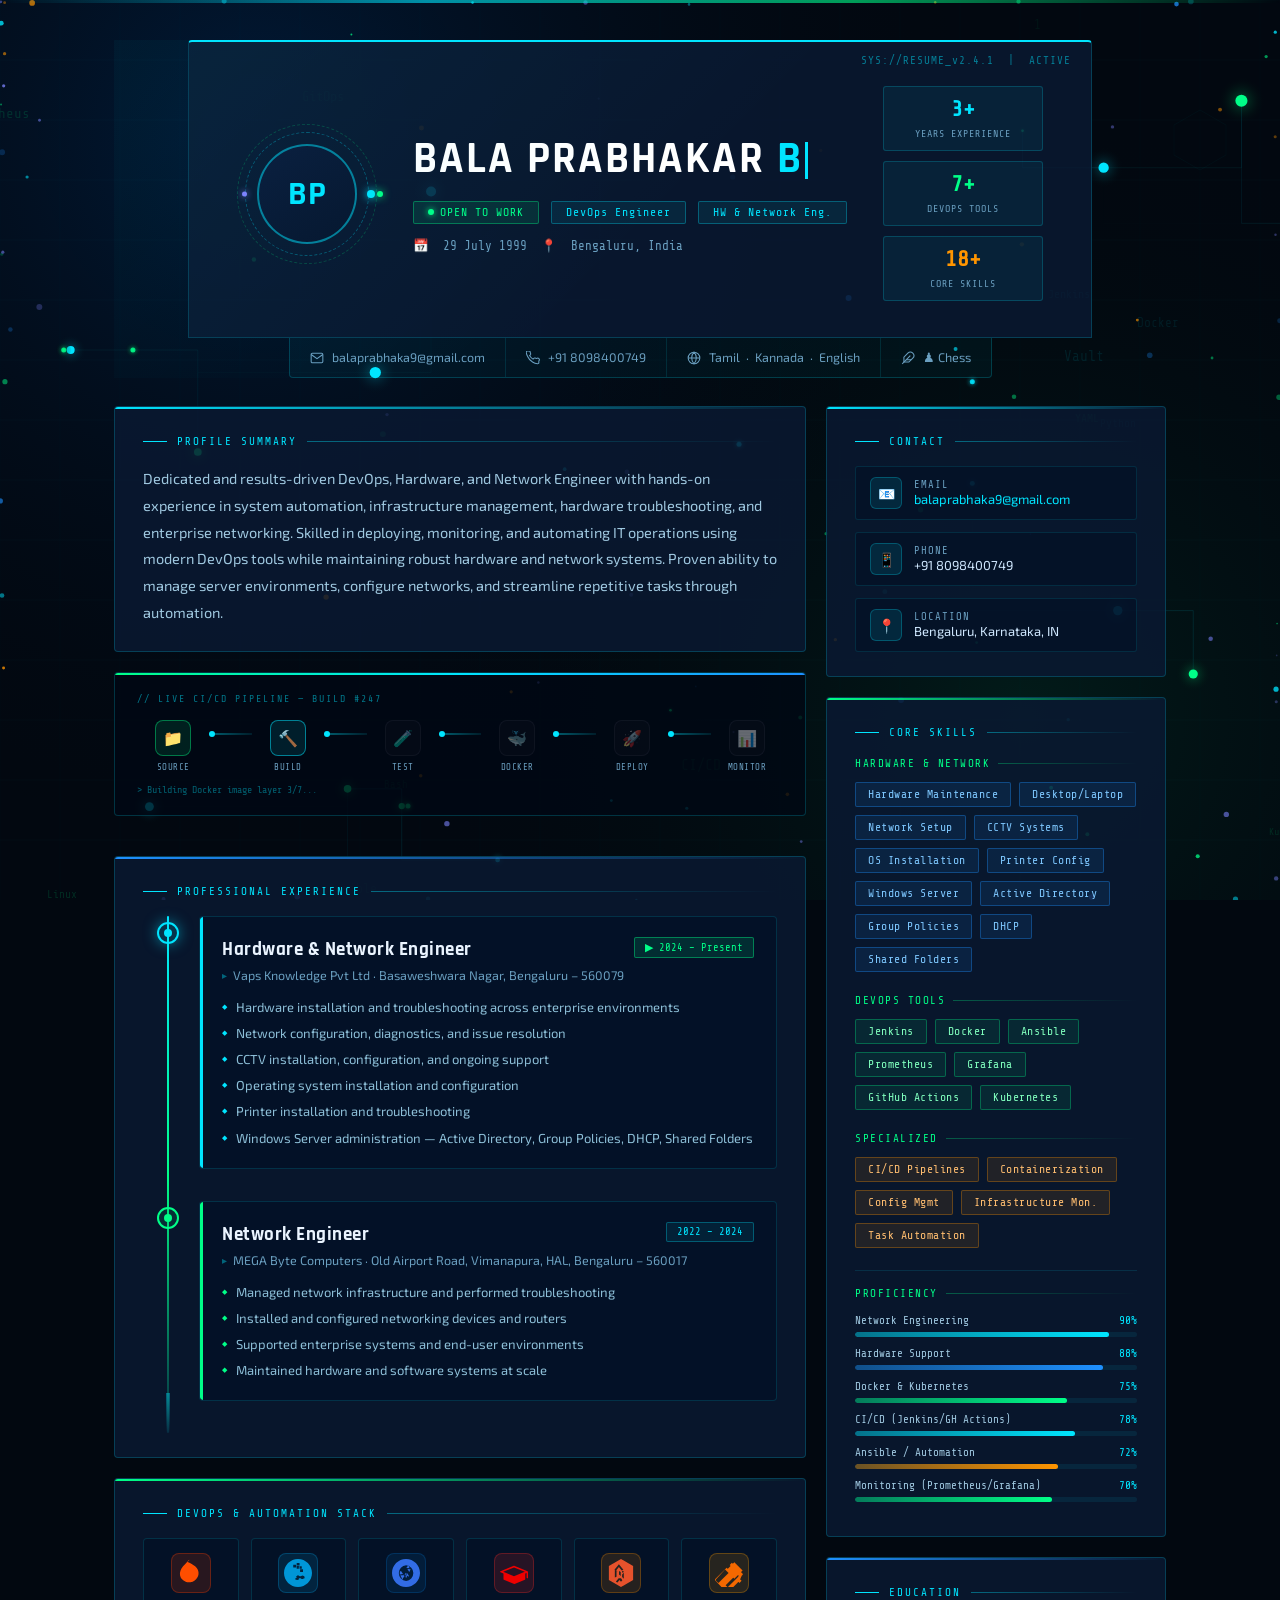
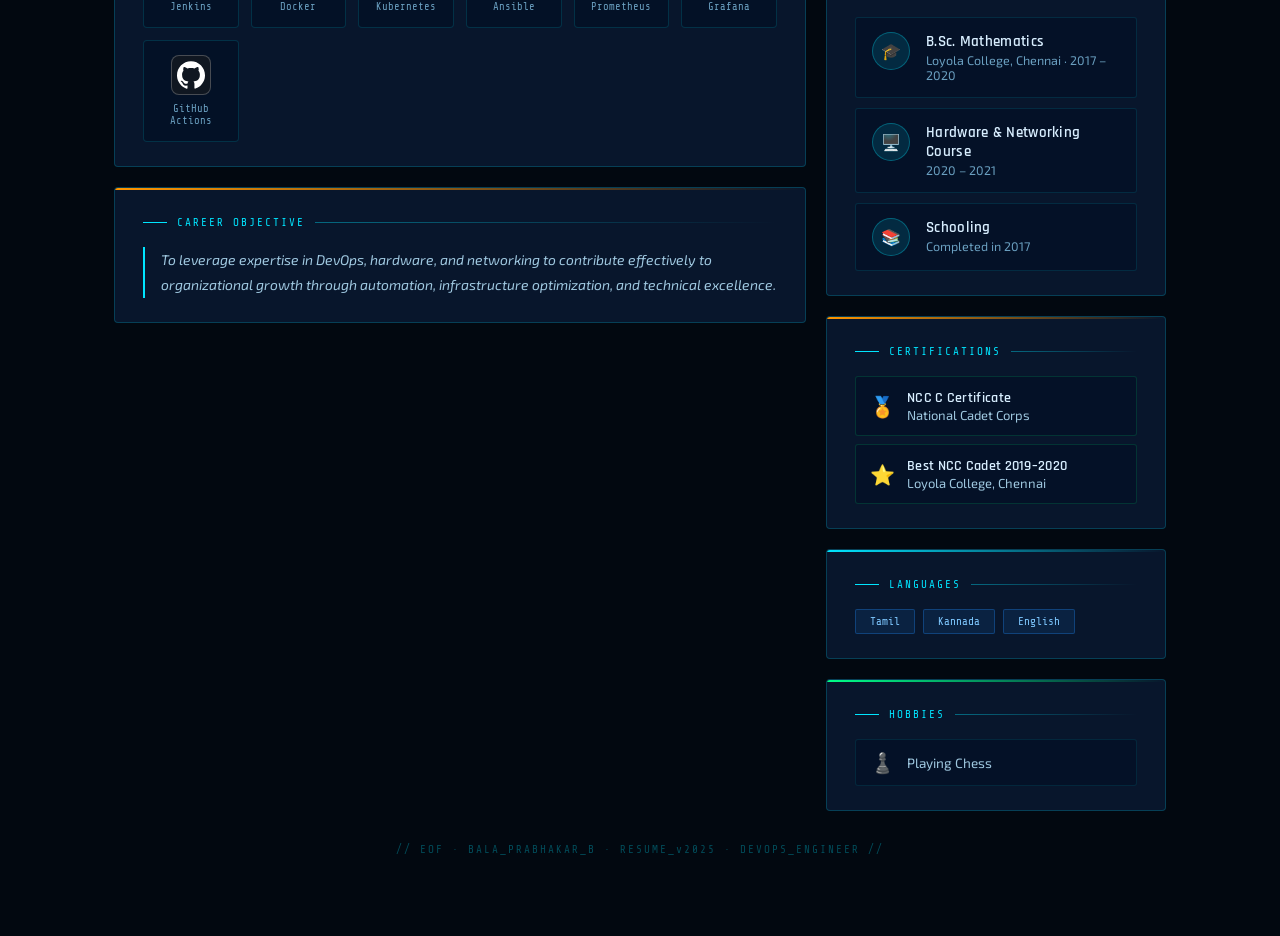
<file: index.html>
<!DOCTYPE html>
<html lang="en">
<head>
<meta charset="UTF-8">
<meta name="viewport" content="width=device-width, initial-scale=1.0">
<title>Bala Prabhakar B – DevOps Engineer</title>
<link href="https://fonts.googleapis.com/css2?family=Share+Tech+Mono&family=Rajdhani:wght@400;500;600;700&family=Exo+2:wght@300;400;600;700&display=swap" rel="stylesheet">
<style>
  :root {
    --green: #00ff88;
    --cyan: #00e5ff;
    --blue: #1e90ff;
    --dark: #050d1a;
    --darker: #020810;
    --card: rgba(10,25,50,0.85);
    --card2: rgba(5,18,38,0.9);
    --border: rgba(0,229,255,0.2);
    --border2: rgba(0,255,136,0.3);
    --text: #c8e6f8;
    --muted: #6a9fc0;
    --orange: #ff9500;
  }

  * { margin: 0; padding: 0; box-sizing: border-box; }

  body {
    font-family: 'Exo 2', sans-serif;
    background: var(--darker);
    color: var(--text);
    min-height: 100vh;
    overflow-x: hidden;
  }

  /* ── ANIMATED CANVAS BACKGROUND ── */
  #devops-bg {
    position: fixed;
    inset: 0;
    width: 100vw;
    height: 100vh;
    z-index: 0;
    pointer-events: none;
  }

  /* ── LAYOUT ── */
  .page {
    position: relative;
    z-index: 1;
    max-width: 1100px;
    margin: 0 auto;
    padding: 40px 24px 80px;
  }

  /* ── HEADER ── */
  .hero {
    display: grid;
    grid-template-columns: auto 1fr;
    gap: 36px;
    align-items: center;
    padding: 48px 48px 44px;
    background: var(--card);
    border: 1px solid var(--border);
    border-top: 2px solid var(--cyan);
    border-radius: 4px;
    margin-bottom: 28px;
    position: relative;
    overflow: hidden;
  }

  .hero::before {
    content: '';
    position: absolute;
    inset: 0;
    background: linear-gradient(135deg, rgba(0,229,255,0.04) 0%, transparent 50%);
    pointer-events: none;
  }

  .hero-corner {
    position: absolute;
    top: 12px; right: 20px;
    font-family: 'Share Tech Mono', monospace;
    font-size: 11px;
    color: var(--cyan);
    opacity: 0.5;
    letter-spacing: 1px;
  }

  .avatar-wrap {
    position: relative;
    width: 120px;
    height: 120px;
    flex-shrink: 0;
  }

  .avatar-ring {
    position: absolute;
    inset: -6px;
    border-radius: 50%;
    border: 1.5px solid transparent;
    background: linear-gradient(135deg, var(--cyan), var(--green)) border-box;
    -webkit-mask: linear-gradient(#fff 0 0) padding-box, linear-gradient(#fff 0 0);
    -webkit-mask-composite: destination-out;
    mask-composite: exclude;
    animation: spinRing 8s linear infinite;
  }

  @keyframes spinRing {
    to { transform: rotate(360deg); }
  }

  .avatar-img {
    width: 120px;
    height: 120px;
    border-radius: 50%;
    object-fit: cover;
    border: 3px solid rgba(0,229,255,0.4);
    background: linear-gradient(135deg, #0a2040, #061830);
    display: flex;
    align-items: center;
    justify-content: center;
    font-family: 'Share Tech Mono', monospace;
    font-size: 38px;
    color: var(--cyan);
    font-weight: bold;
  }

  .hero-text h1 {
    font-family: 'Rajdhani', sans-serif;
    font-size: 42px;
    font-weight: 700;
    letter-spacing: 2px;
    color: #fff;
    line-height: 1.1;
    text-transform: uppercase;
  }

  .hero-text h1 span { color: var(--cyan); }

  .hero-title-tag {
    display: inline-flex;
    align-items: center;
    gap: 8px;
    margin-top: 10px;
    padding: 5px 14px;
    background: rgba(0,229,255,0.1);
    border: 1px solid rgba(0,229,255,0.3);
    border-radius: 2px;
    font-family: 'Share Tech Mono', monospace;
    font-size: 13px;
    color: var(--cyan);
    letter-spacing: 1px;
  }

  .hero-title-tag .dot {
    width: 7px; height: 7px;
    border-radius: 50%;
    background: var(--green);
    box-shadow: 0 0 6px var(--green);
    animation: pulse 2s ease-in-out infinite;
  }

  @keyframes pulse {
    0%,100% { opacity: 1; }
    50% { opacity: 0.3; }
  }

  .hero-meta {
    display: flex;
    flex-wrap: wrap;
    gap: 18px;
    margin-top: 18px;
  }

  .meta-item {
    display: flex;
    align-items: center;
    gap: 7px;
    font-size: 13px;
    color: var(--muted);
  }

  .meta-item svg { flex-shrink: 0; }
  .meta-item a { color: var(--cyan); text-decoration: none; }
  .meta-item a:hover { color: var(--green); }

  /* ── SECTION LAYOUT ── */
  .two-col {
    display: grid;
    grid-template-columns: 1fr 340px;
    gap: 20px;
    align-items: start;
  }

  .col-left { display: flex; flex-direction: column; gap: 20px; }
  .col-right { display: flex; flex-direction: column; gap: 20px; }

  /* ── CARDS ── */
  .card {
    background: var(--card);
    border: 1px solid var(--border);
    border-radius: 4px;
    padding: 28px 28px 24px;
    position: relative;
    overflow: hidden;
  }

  .card::after {
    content: '';
    position: absolute;
    top: 0; left: 0; right: 0;
    height: 2px;
  }

  .card.accent-cyan::after { background: linear-gradient(90deg, var(--cyan), transparent); }
  .card.accent-green::after { background: linear-gradient(90deg, var(--green), transparent); }
  .card.accent-blue::after { background: linear-gradient(90deg, var(--blue), transparent); }
  .card.accent-orange::after { background: linear-gradient(90deg, var(--orange), transparent); }

  .section-label {
    display: flex;
    align-items: center;
    gap: 10px;
    font-family: 'Share Tech Mono', monospace;
    font-size: 11px;
    letter-spacing: 2px;
    color: var(--cyan);
    text-transform: uppercase;
    margin-bottom: 18px;
  }

  .section-label .line {
    flex: 1;
    height: 1px;
    background: linear-gradient(90deg, rgba(0,229,255,0.4), transparent);
  }

  .section-label .line.left {
    flex: 0 0 24px;
    background: var(--cyan);
  }

  /* ── SUMMARY ── */
  .summary-text {
    font-size: 14.5px;
    line-height: 1.85;
    color: #9fc8e0;
  }

  /* ── EXPERIENCE ── */
  .exp-item {
    padding: 0 0 24px;
    border-left: 1.5px solid rgba(0,229,255,0.2);
    padding-left: 22px;
    position: relative;
    margin-bottom: 4px;
  }

  .exp-item::before {
    content: '';
    position: absolute;
    left: -5px; top: 6px;
    width: 8px; height: 8px;
    border-radius: 50%;
    background: var(--cyan);
    box-shadow: 0 0 8px var(--cyan);
  }

  .exp-item:last-child { padding-bottom: 0; }

  .exp-header {
    display: flex;
    justify-content: space-between;
    align-items: flex-start;
    flex-wrap: wrap;
    gap: 6px;
    margin-bottom: 4px;
  }

  .exp-role {
    font-family: 'Rajdhani', sans-serif;
    font-size: 18px;
    font-weight: 700;
    color: #e8f4ff;
    letter-spacing: 0.5px;
  }

  .exp-badge {
    font-family: 'Share Tech Mono', monospace;
    font-size: 11px;
    padding: 3px 10px;
    border-radius: 2px;
    background: rgba(0,229,255,0.12);
    border: 1px solid rgba(0,229,255,0.3);
    color: var(--cyan);
    white-space: nowrap;
  }

  .exp-company {
    font-size: 13px;
    color: var(--muted);
    margin-bottom: 12px;
  }

  .exp-bullets {
    list-style: none;
    display: flex;
    flex-direction: column;
    gap: 7px;
  }

  .exp-bullets li {
    display: flex;
    align-items: flex-start;
    gap: 9px;
    font-size: 13.5px;
    color: #9fc8e0;
    line-height: 1.55;
  }

  .exp-bullets li::before {
    content: '▸';
    color: var(--green);
    font-size: 11px;
    flex-shrink: 0;
    margin-top: 2px;
  }

  /* ── SKILLS ── */
  .skills-group { margin-bottom: 22px; }
  .skills-group:last-child { margin-bottom: 0; }

  .skill-group-title {
    font-family: 'Share Tech Mono', monospace;
    font-size: 11px;
    color: var(--green);
    letter-spacing: 1.5px;
    text-transform: uppercase;
    margin-bottom: 12px;
    display: flex;
    align-items: center;
    gap: 8px;
  }

  .skill-group-title::after {
    content: '';
    flex: 1;
    height: 1px;
    background: linear-gradient(90deg, rgba(0,255,136,0.3), transparent);
  }

  .skill-tags {
    display: flex;
    flex-wrap: wrap;
    gap: 8px;
  }

  .skill-tag {
    font-family: 'Share Tech Mono', monospace;
    font-size: 11.5px;
    padding: 5px 12px;
    border-radius: 2px;
    border: 1px solid;
    letter-spacing: 0.5px;
    transition: all 0.2s;
  }

  .skill-tag:hover {
    transform: translateY(-1px);
    box-shadow: 0 4px 12px rgba(0,0,0,0.4);
  }

  .skill-tag.hw {
    background: rgba(30,144,255,0.1);
    border-color: rgba(30,144,255,0.35);
    color: #7ec8ff;
  }

  .skill-tag.devops {
    background: rgba(0,255,136,0.08);
    border-color: rgba(0,255,136,0.3);
    color: #80ffbe;
  }

  .skill-tag.ops {
    background: rgba(255,149,0,0.1);
    border-color: rgba(255,149,0,0.3);
    color: #ffbe70;
  }

  /* ── DEVOPS TOOLS with icons ── */
  .tool-grid {
    display: grid;
    grid-template-columns: repeat(auto-fill, minmax(90px, 1fr));
    gap: 12px;
  }

  .tool-item {
    display: flex;
    flex-direction: column;
    align-items: center;
    gap: 8px;
    padding: 14px 8px;
    background: rgba(0,15,35,0.6);
    border: 1px solid rgba(0,229,255,0.15);
    border-radius: 4px;
    cursor: default;
    transition: all 0.25s;
  }

  .tool-item:hover {
    border-color: rgba(0,229,255,0.5);
    background: rgba(0,229,255,0.06);
    transform: translateY(-2px);
  }

  .tool-icon {
    width: 40px;
    height: 40px;
    border-radius: 8px;
    display: flex;
    align-items: center;
    justify-content: center;
    font-size: 20px;
  }

  .tool-name {
    font-family: 'Share Tech Mono', monospace;
    font-size: 10.5px;
    color: var(--muted);
    text-align: center;
  }

  /* ── EDUCATION ── */
  .edu-item {
    display: flex;
    gap: 16px;
    align-items: flex-start;
    padding: 14px 16px;
    background: rgba(0,15,35,0.5);
    border: 1px solid rgba(0,229,255,0.12);
    border-radius: 3px;
    margin-bottom: 10px;
  }

  .edu-item:last-child { margin-bottom: 0; }

  .edu-icon {
    width: 38px; height: 38px;
    border-radius: 50%;
    background: rgba(0,229,255,0.12);
    border: 1px solid rgba(0,229,255,0.3);
    display: flex;
    align-items: center;
    justify-content: center;
    flex-shrink: 0;
    font-size: 16px;
  }

  .edu-title {
    font-family: 'Rajdhani', sans-serif;
    font-size: 15px;
    font-weight: 600;
    color: #d8eeff;
    letter-spacing: 0.3px;
  }

  .edu-sub {
    font-size: 12.5px;
    color: var(--muted);
    margin-top: 2px;
  }

  /* ── CERT & EXTRAS ── */
  .cert-item {
    display: flex;
    align-items: center;
    gap: 12px;
    padding: 12px 14px;
    background: rgba(0,15,35,0.5);
    border: 1px solid rgba(0,255,136,0.15);
    border-radius: 3px;
    margin-bottom: 8px;
  }

  .cert-item:last-child { margin-bottom: 0; }

  .cert-icon {
    font-size: 20px;
    flex-shrink: 0;
  }

  .cert-text {
    font-size: 13px;
    color: #9fc8e0;
  }

  .cert-text strong {
    display: block;
    font-size: 14px;
    font-family: 'Rajdhani', sans-serif;
    font-weight: 600;
    color: #d8eeff;
    letter-spacing: 0.3px;
  }

  /* ── OBJECTIVE ── */
  .objective-text {
    font-size: 14px;
    line-height: 1.8;
    color: #9fc8e0;
    border-left: 2px solid var(--cyan);
    padding-left: 16px;
    font-style: italic;
  }

  /* ── CONTACT CARD ── */
  .contact-list { display: flex; flex-direction: column; gap: 12px; }

  .contact-row {
    display: flex;
    align-items: center;
    gap: 12px;
    padding: 10px 14px;
    background: rgba(0,15,35,0.5);
    border: 1px solid rgba(0,229,255,0.12);
    border-radius: 3px;
  }

  .contact-icon {
    width: 32px; height: 32px;
    border-radius: 6px;
    background: rgba(0,229,255,0.1);
    border: 1px solid rgba(0,229,255,0.25);
    display: flex;
    align-items: center;
    justify-content: center;
    flex-shrink: 0;
    font-size: 14px;
  }

  .contact-info { min-width: 0; }
  .contact-label { font-size: 10.5px; color: var(--muted); font-family: 'Share Tech Mono', monospace; letter-spacing: 1px; }
  .contact-value { font-size: 13px; color: #d0e8ff; white-space: nowrap; overflow: hidden; text-overflow: ellipsis; }
  .contact-value a { color: var(--cyan); text-decoration: none; }

  /* ── HOBBY ── */
  .hobby-row {
    display: flex;
    align-items: center;
    gap: 12px;
    padding: 10px 14px;
    background: rgba(0,15,35,0.5);
    border: 1px solid rgba(0,229,255,0.1);
    border-radius: 3px;
  }

  .hobby-icon { font-size: 20px; flex-shrink: 0; }
  .hobby-text { font-size: 13.5px; color: #9fc8e0; }

  /* ── LANG BADGES ── */
  .lang-badges { display: flex; flex-wrap: wrap; gap: 8px; }
  .lang-badge {
    font-family: 'Share Tech Mono', monospace;
    font-size: 11px;
    padding: 5px 14px;
    border-radius: 2px;
    background: rgba(30,144,255,0.1);
    border: 1px solid rgba(30,144,255,0.3);
    color: #7ec8ff;
  }

  /* ── ANIMATED PROFILE HERO ── */
  .hero {
    display: flex;
    flex-direction: column;
    gap: 0;
    padding: 0;
    overflow: visible;
    background: none;
    border: none;
    margin-bottom: 28px;
  }

  /* Top banner */
  .hero-banner {
    display: grid;
    grid-template-columns: auto 1fr auto;
    gap: 36px;
    align-items: center;
    padding: 44px 48px 36px;
    background: var(--card);
    border: 1px solid var(--border);
    border-top: 2px solid var(--cyan);
    border-radius: 4px 4px 0 0;
    position: relative;
    overflow: hidden;
  }

  .hero-banner::before {
    content: '';
    position: absolute;
    inset: 0;
    background: linear-gradient(135deg, rgba(0,229,255,0.05) 0%, transparent 55%);
    pointer-events: none;
  }

  /* Animated avatar */
  .avatar-system {
    position: relative;
    width: 140px;
    height: 140px;
    flex-shrink: 0;
  }

  .avatar-core {
    position: absolute;
    inset: 20px;
    border-radius: 50%;
    background: linear-gradient(145deg, #0a2040, #061830);
    border: 2px solid rgba(0,229,255,0.5);
    display: flex;
    align-items: center;
    justify-content: center;
    font-family: 'Rajdhani', sans-serif;
    font-size: 34px;
    font-weight: 700;
    color: var(--cyan);
    z-index: 3;
    letter-spacing: 1px;
  }

  .orbit-ring {
    position: absolute;
    border-radius: 50%;
    border: 1px dashed rgba(0,229,255,0.3);
  }

  .orbit-ring-1 {
    inset: 8px;
    animation: orbit1 6s linear infinite;
  }

  .orbit-ring-2 {
    inset: 0;
    border-color: rgba(0,255,136,0.2);
    animation: orbit2 10s linear infinite reverse;
  }

  @keyframes orbit1 { to { transform: rotate(360deg); } }
  @keyframes orbit2 { to { transform: rotate(360deg); } }

  .orbit-dot {
    position: absolute;
    width: 8px; height: 8px;
    border-radius: 50%;
    top: 50%; left: 50%;
    transform-origin: 0 0;
  }

  .orbit-dot-1 {
    background: var(--cyan);
    box-shadow: 0 0 8px var(--cyan);
    transform: rotate(0deg) translateX(60px) translateY(-4px);
    animation: dotOrbit1 6s linear infinite;
  }

  .orbit-dot-2 {
    background: var(--green);
    box-shadow: 0 0 8px var(--green);
    width: 6px; height: 6px;
    transform: rotate(0deg) translateX(70px) translateY(-3px);
    animation: dotOrbit2 10s linear infinite reverse;
  }

  .orbit-dot-3 {
    background: #7c83fd;
    box-shadow: 0 0 6px #7c83fd;
    width: 5px; height: 5px;
    transform: rotate(180deg) translateX(60px) translateY(-2.5px);
    animation: dotOrbit1 6s linear infinite;
  }

  @keyframes dotOrbit1 {
    to { transform: rotate(360deg) translateX(60px) translateY(-4px); }
  }
  @keyframes dotOrbit2 {
    to { transform: rotate(-360deg) translateX(70px) translateY(-3px); }
  }

  /* Typewriter name */
  .hero-name {
    font-family: 'Rajdhani', sans-serif;
    font-size: 44px;
    font-weight: 700;
    letter-spacing: 2px;
    color: #fff;
    line-height: 1.1;
    text-transform: uppercase;
    min-height: 56px;
  }

  .hero-name .typed-cursor {
    display: inline-block;
    width: 3px;
    background: var(--cyan);
    animation: blink 0.75s step-end infinite;
    margin-left: 2px;
    vertical-align: middle;
    height: 0.85em;
  }

  @keyframes blink { 0%,100%{opacity:1} 50%{opacity:0} }

  .hero-name .cyan { color: var(--cyan); }

  /* Status pills */
  .status-row {
    display: flex;
    align-items: center;
    gap: 12px;
    margin-top: 10px;
    flex-wrap: wrap;
  }

  .status-pill {
    display: inline-flex;
    align-items: center;
    gap: 6px;
    padding: 4px 14px;
    border-radius: 2px;
    font-family: 'Share Tech Mono', monospace;
    font-size: 11.5px;
    letter-spacing: 1px;
  }

  .status-pill.active {
    background: rgba(0,255,136,0.1);
    border: 1px solid rgba(0,255,136,0.35);
    color: var(--green);
  }

  .status-pill.role {
    background: rgba(0,229,255,0.08);
    border: 1px solid rgba(0,229,255,0.3);
    color: var(--cyan);
  }

  .status-dot {
    width: 6px; height: 6px;
    border-radius: 50%;
    background: var(--green);
    box-shadow: 0 0 6px var(--green);
    animation: pulse 1.8s ease-in-out infinite;
  }

  /* Stats bar */
  .hero-stats {
    display: flex;
    flex-direction: column;
    gap: 10px;
    min-width: 160px;
  }

  .stat-box {
    background: rgba(0,229,255,0.06);
    border: 1px solid rgba(0,229,255,0.2);
    border-radius: 3px;
    padding: 10px 14px;
    text-align: center;
  }

  .stat-num {
    font-family: 'Share Tech Mono', monospace;
    font-size: 22px;
    color: var(--cyan);
    display: block;
    font-weight: bold;
  }

  .stat-num.green { color: var(--green); }
  .stat-num.orange { color: var(--orange); }

  .stat-label {
    font-size: 10px;
    color: var(--muted);
    letter-spacing: 1px;
    font-family: 'Share Tech Mono', monospace;
    text-transform: uppercase;
  }

  /* Meta row */
  .hero-meta-bar {
    display: flex;
    align-items: center;
    flex-wrap: wrap;
    gap: 0;
    background: rgba(0,229,255,0.04);
    border: 1px solid var(--border);
    border-top: none;
    border-radius: 0 0 4px 4px;
    overflow: hidden;
  }

  .meta-chip {
    display: flex;
    align-items: center;
    gap: 8px;
    padding: 12px 20px;
    font-size: 12.5px;
    color: var(--muted);
    border-right: 1px solid rgba(0,229,255,0.12);
    transition: background 0.2s;
  }

  .meta-chip:last-child { border-right: none; }
  .meta-chip:hover { background: rgba(0,229,255,0.06); color: var(--cyan); }
  .meta-chip a { color: inherit; text-decoration: none; }
  .meta-chip a:hover { color: var(--green); }

  /* ── ANIMATED EXPERIENCE TIMELINE ── */
  .exp-timeline {
    position: relative;
    padding-left: 0;
  }

  .timeline-axis {
    position: absolute;
    left: 24px;
    top: 0; bottom: 0;
    width: 2px;
    background: linear-gradient(180deg, var(--cyan), var(--green), rgba(0,229,255,0.1));
    border-radius: 1px;
  }

  .timeline-axis::after {
    content: '';
    position: absolute;
    bottom: 0; left: -1px;
    width: 4px;
    height: 40px;
    background: linear-gradient(180deg, rgba(0,229,255,0.4), transparent);
    animation: axisPulse 2s ease-in-out infinite;
  }

  @keyframes axisPulse {
    0%,100%{ opacity:0.4; } 50%{ opacity:1; }
  }

  .tl-item {
    display: flex;
    gap: 28px;
    padding-left: 56px;
    padding-bottom: 32px;
    position: relative;
    opacity: 0;
    transform: translateX(-20px);
    transition: opacity 0.6s ease, transform 0.6s ease;
  }

  .tl-item.visible {
    opacity: 1;
    transform: translateX(0);
  }

  .tl-node {
    position: absolute;
    left: 14px;
    top: 6px;
    width: 22px; height: 22px;
    border-radius: 50%;
    display: flex; align-items: center; justify-content: center;
    z-index: 2;
    flex-shrink: 0;
  }

  .tl-node.current {
    background: rgba(0,229,255,0.15);
    border: 2px solid var(--cyan);
    box-shadow: 0 0 14px rgba(0,229,255,0.5);
    animation: nodePulse 2s ease-in-out infinite;
  }

  .tl-node.past {
    background: rgba(0,255,136,0.1);
    border: 2px solid var(--green);
  }

  @keyframes nodePulse {
    0%,100%{ box-shadow: 0 0 8px rgba(0,229,255,0.4); }
    50%{ box-shadow: 0 0 20px rgba(0,229,255,0.8), 0 0 40px rgba(0,229,255,0.3); }
  }

  .tl-node-inner {
    width: 8px; height: 8px;
    border-radius: 50%;
    background: var(--cyan);
  }

  .tl-node.past .tl-node-inner { background: var(--green); }

  .tl-body {
    flex: 1;
    background: rgba(0,15,38,0.6);
    border: 1px solid rgba(0,229,255,0.15);
    border-radius: 4px;
    padding: 20px 22px;
    position: relative;
    overflow: hidden;
    transition: border-color 0.3s, box-shadow 0.3s;
  }

  .tl-body:hover {
    border-color: rgba(0,229,255,0.4);
    box-shadow: 0 4px 24px rgba(0,229,255,0.08);
  }

  .tl-body::before {
    content: '';
    position: absolute;
    left: 0; top: 0; bottom: 0;
    width: 3px;
    border-radius: 3px 0 0 3px;
  }

  .tl-item.current .tl-body::before { background: var(--cyan); }
  .tl-item.past .tl-body::before { background: var(--green); }

  .tl-header {
    display: flex;
    align-items: flex-start;
    justify-content: space-between;
    flex-wrap: wrap;
    gap: 8px;
    margin-bottom: 6px;
  }

  .tl-role {
    font-family: 'Rajdhani', sans-serif;
    font-size: 19px;
    font-weight: 700;
    color: #eaf4ff;
    letter-spacing: 0.5px;
  }

  .tl-badge {
    font-family: 'Share Tech Mono', monospace;
    font-size: 10.5px;
    padding: 3px 10px;
    border-radius: 2px;
    white-space: nowrap;
  }

  .tl-badge.active {
    background: rgba(0,255,136,0.12);
    border: 1px solid rgba(0,255,136,0.4);
    color: var(--green);
  }

  .tl-badge.past {
    background: rgba(0,229,255,0.08);
    border: 1px solid rgba(0,229,255,0.3);
    color: var(--cyan);
  }

  .tl-company {
    font-size: 12.5px;
    color: var(--muted);
    margin-bottom: 14px;
    display: flex;
    align-items: center;
    gap: 6px;
  }

  .tl-company::before {
    content: '▸';
    color: rgba(0,229,255,0.4);
    font-size: 10px;
  }

  .tl-bullets {
    list-style: none;
    display: flex;
    flex-direction: column;
    gap: 6px;
  }

  .tl-bullets li {
    display: flex;
    align-items: flex-start;
    gap: 9px;
    font-size: 13px;
    color: #8dbfd8;
    line-height: 1.55;
    opacity: 0;
    transform: translateX(-8px);
    transition: opacity 0.4s ease, transform 0.4s ease;
  }

  .tl-item.visible .tl-bullets li { opacity: 1; transform: translateX(0); }
  .tl-item.visible .tl-bullets li:nth-child(1){ transition-delay:0.15s; }
  .tl-item.visible .tl-bullets li:nth-child(2){ transition-delay:0.25s; }
  .tl-item.visible .tl-bullets li:nth-child(3){ transition-delay:0.35s; }
  .tl-item.visible .tl-bullets li:nth-child(4){ transition-delay:0.45s; }
  .tl-item.visible .tl-bullets li:nth-child(5){ transition-delay:0.55s; }
  .tl-item.visible .tl-bullets li:nth-child(6){ transition-delay:0.65s; }

  .tl-bullets li::before {
    content: '◆';
    font-size: 7px;
    color: var(--cyan);
    flex-shrink: 0;
    margin-top: 4px;
  }

  .tl-item.past .tl-bullets li::before { color: var(--green); }

  /* ── CI/CD PIPELINE ANIMATION ── */
  .pipeline-widget {
    background: rgba(0,8,20,0.8);
    border: 1px solid rgba(0,229,255,0.2);
    border-radius: 4px;
    padding: 20px 22px;
    margin-bottom: 20px;
    position: relative;
    overflow: hidden;
  }

  .pipeline-widget::after {
    content: '';
    position: absolute;
    top: 0; left: 0; right: 0;
    height: 2px;
    background: linear-gradient(90deg, var(--green), var(--cyan), var(--blue));
  }

  .pipeline-title {
    font-family: 'Share Tech Mono', monospace;
    font-size: 10px;
    color: rgba(0,229,255,0.5);
    letter-spacing: 2px;
    margin-bottom: 16px;
    text-transform: uppercase;
  }

  .pipeline-stages {
    display: flex;
    align-items: center;
    gap: 0;
    flex-wrap: nowrap;
    overflow-x: auto;
  }

  .pipe-stage {
    display: flex;
    flex-direction: column;
    align-items: center;
    gap: 6px;
    min-width: 72px;
  }

  .pipe-icon {
    width: 36px; height: 36px;
    border-radius: 8px;
    display: flex; align-items: center; justify-content: center;
    font-size: 16px;
    border: 1px solid;
    position: relative;
  }

  .pipe-icon.done {
    background: rgba(0,255,136,0.1);
    border-color: rgba(0,255,136,0.4);
    animation: stageDone 0.5s ease both;
  }

  .pipe-icon.running {
    background: rgba(0,229,255,0.1);
    border-color: rgba(0,229,255,0.5);
    animation: stageRun 1.2s ease-in-out infinite;
  }

  .pipe-icon.pending {
    background: rgba(100,100,120,0.1);
    border-color: rgba(100,100,120,0.3);
    opacity: 0.4;
  }

  @keyframes stageDone {
    from{ transform: scale(0.8); opacity: 0; }
    to{ transform: scale(1); opacity: 1; }
  }

  @keyframes stageRun {
    0%,100%{ box-shadow: 0 0 0 rgba(0,229,255,0); }
    50%{ box-shadow: 0 0 12px rgba(0,229,255,0.6); }
  }

  .pipe-label {
    font-family: 'Share Tech Mono', monospace;
    font-size: 9px;
    color: var(--muted);
    letter-spacing: 0.5px;
    text-align: center;
  }

  .pipe-arrow {
    flex: 1;
    height: 2px;
    background: linear-gradient(90deg, rgba(0,229,255,0.4), rgba(0,229,255,0.1));
    position: relative;
    min-width: 10px;
    margin-bottom: 24px;
  }

  .pipe-arrow .arrow-dot {
    position: absolute;
    top: 50%; transform: translateY(-50%);
    width: 6px; height: 6px;
    border-radius: 50%;
    background: var(--cyan);
    animation: arrowDot 2s linear infinite;
    left: 0;
  }

  @keyframes arrowDot {
    from{ left: 0; opacity: 1; }
    to{ left: 100%; opacity: 0; }
  }

  /* ── SKILL BARS ── */
  .skill-bar-group { margin-bottom: 10px; }

  .skill-bar-header {
    display: flex;
    justify-content: space-between;
    margin-bottom: 5px;
    font-family: 'Share Tech Mono', monospace;
    font-size: 11px;
  }

  .skill-bar-name { color: #9fc8e0; }
  .skill-bar-pct { color: var(--cyan); }

  .skill-bar-track {
    height: 5px;
    background: rgba(0,229,255,0.08);
    border-radius: 3px;
    overflow: hidden;
  }

  .skill-bar-fill {
    height: 100%;
    border-radius: 3px;
    width: 0;
    transition: width 1.4s cubic-bezier(0.22,1,0.36,1);
  }

  .skill-bar-fill.cyan  { background: linear-gradient(90deg, rgba(0,229,255,0.4), var(--cyan)); }
  .skill-bar-fill.green { background: linear-gradient(90deg, rgba(0,255,136,0.4), var(--green)); }
  .skill-bar-fill.blue  { background: linear-gradient(90deg, rgba(30,144,255,0.4), var(--blue)); }
  .skill-bar-fill.orange{ background: linear-gradient(90deg, rgba(255,149,0,0.4), var(--orange)); }

  /* ── GENERAL ANIMATIONS ── */
  .page > * {
    animation: fadeUp 0.5s ease both;
  }

  @keyframes fadeUp {
    from { opacity: 0; transform: translateY(20px); }
    to   { opacity: 1; transform: translateY(0); }
  }

  .scroll-reveal {
    opacity: 0;
    transform: translateY(24px);
    transition: opacity 0.6s ease, transform 0.6s ease;
  }

  .scroll-reveal.visible {
    opacity: 1;
    transform: translateY(0);
  }

  /* ── SCAN LINE ── */
  .scanline {
    position: fixed;
    top: 0; left: 0; right: 0;
    height: 3px;
    background: linear-gradient(90deg, transparent, var(--cyan), var(--green), transparent);
    opacity: 0.6;
    animation: scandown 6s linear infinite;
    z-index: 0;
    pointer-events: none;
  }

  @keyframes scandown {
    from { top: -3px; }
    to   { top: 100vh; }
  }

  /* ── FOOTER ── */
  .resume-footer {
    margin-top: 32px;
    text-align: center;
    font-family: 'Share Tech Mono', monospace;
    font-size: 11px;
    color: rgba(0,229,255,0.3);
    letter-spacing: 2px;
  }

  @media (max-width: 760px) {
    .two-col { grid-template-columns: 1fr; }
    .hero { grid-template-columns: 1fr; text-align: center; padding: 32px 24px; }
    .avatar-wrap { margin: 0 auto; }
    .hero-meta { justify-content: center; }
    .hero-text h1 { font-size: 30px; }
  }
</style>
</head>
<body>

<!-- Animated DevOps Canvas Background -->
<canvas id="devops-bg"></canvas>
<div class="scanline"></div>

<script>
(function(){
  const canvas = document.getElementById('devops-bg');
  const ctx = canvas.getContext('2d');

  // DevOps tool labels floating in background
  const tools = ['Jenkins','Docker','Kubernetes','Ansible','Prometheus','Grafana',
    'Terraform','GitHub','CI/CD','GitOps','Helm','ArgoCD','Vault','Nginx',
    'Linux','Bash','Python','YAML','REST','AWS','Microservices','DevSecOps',
    'Pipeline','Container','Deploy','Monitor','Automate','Scale','Build','Test'];

  const CYAN = '#00e5ff', GREEN = '#00ff88', BLUE = '#1e90ff';
  const COLORS = [CYAN, GREEN, BLUE, '#7c83fd', '#ff9500'];

  let W, H;
  function resize(){ W = canvas.width = window.innerWidth; H = canvas.height = window.innerHeight; }
  resize();
  window.addEventListener('resize', resize);

  // ── Particles (floating dots) ──────────────────────────────────
  const PARTICLE_COUNT = 90;
  const particles = Array.from({length: PARTICLE_COUNT}, () => ({
    x: Math.random() * 2000,
    y: Math.random() * 1200,
    vx: (Math.random() - 0.5) * 0.35,
    vy: (Math.random() - 0.5) * 0.35,
    r: Math.random() * 2.2 + 0.8,
    color: COLORS[Math.floor(Math.random() * COLORS.length)],
    alpha: Math.random() * 0.6 + 0.2
  }));

  // ── Circuit nodes ──────────────────────────────────────────────
  const NODES = 28;
  const nodes = Array.from({length: NODES}, () => ({
    x: Math.random() * 1800,
    y: Math.random() * 1100,
    vx: (Math.random() - 0.5) * 0.18,
    vy: (Math.random() - 0.5) * 0.18,
    r: Math.random() * 4 + 3,
    color: Math.random() > 0.5 ? CYAN : GREEN,
    pulse: Math.random() * Math.PI * 2
  }));

  // ── Data packets on edges ──────────────────────────────────────
  const packets = Array.from({length: 18}, () => ({
    src: Math.floor(Math.random() * NODES),
    dst: Math.floor(Math.random() * NODES),
    t: Math.random(),
    speed: Math.random() * 0.004 + 0.002,
    color: Math.random() > 0.5 ? GREEN : CYAN
  }));

  // ── Floating tool labels ───────────────────────────────────────
  const labels = Array.from({length: 18}, (_, i) => ({
    text: tools[i % tools.length],
    x: Math.random() * 1800,
    y: Math.random() * 1100,
    vx: (Math.random() - 0.5) * 0.22,
    vy: (Math.random() - 0.5) * 0.22,
    alpha: Math.random() * 0.13 + 0.05,
    size: Math.random() * 5 + 10,
    color: Math.random() > 0.5 ? CYAN : GREEN
  }));

  // ── Binary rain columns ────────────────────────────────────────
  const COL_W = 22;
  const cols = Math.ceil(2000 / COL_W);
  const rainDrops = Array.from({length: cols}, () => ({
    y: Math.random() * -2000,
    speed: Math.random() * 1.2 + 0.4,
    alpha: Math.random() * 0.07 + 0.02,
    char: () => Math.random() > 0.5 ? '1' : '0'
  }));

  // ── Grid ───────────────────────────────────────────────────────
  function drawGrid(){
    const SZ = 60;
    ctx.strokeStyle = 'rgba(0,229,255,0.035)';
    ctx.lineWidth = 0.5;
    for(let x=0; x<W; x+=SZ){ ctx.beginPath(); ctx.moveTo(x,0); ctx.lineTo(x,H); ctx.stroke(); }
    for(let y=0; y<H; y+=SZ){ ctx.beginPath(); ctx.moveTo(0,y); ctx.lineTo(W,y); ctx.stroke(); }
  }

  // ── Background base ────────────────────────────────────────────
  function drawBase(){
    const grd = ctx.createRadialGradient(W*0.2, H*0.15, 0, W*0.2, H*0.15, W*0.6);
    grd.addColorStop(0,'rgba(0,60,130,0.35)');
    grd.addColorStop(1,'transparent');
    ctx.fillStyle = grd; ctx.fillRect(0,0,W,H);

    const grd2 = ctx.createRadialGradient(W*0.8, H*0.8, 0, W*0.8, H*0.8, W*0.5);
    grd2.addColorStop(0,'rgba(0,140,80,0.15)');
    grd2.addColorStop(1,'transparent');
    ctx.fillStyle = grd2; ctx.fillRect(0,0,W,H);
  }

  let frame = 0;

  function draw(){
    frame++;

    // Clear
    ctx.fillStyle = '#020810';
    ctx.fillRect(0,0,W,H);

    drawBase();
    drawGrid();

    // ── Binary rain ──
    ctx.font = '13px "Share Tech Mono", monospace';
    rainDrops.forEach((drop, i) => {
      ctx.fillStyle = `rgba(0,255,136,${drop.alpha})`;
      ctx.fillText(drop.char(), i * COL_W, drop.y % H);
      drop.y += drop.speed;
      if(drop.y > H + 20) drop.y = -20;
    });

    // ── Floating tool labels ──
    labels.forEach(lb => {
      ctx.save();
      ctx.globalAlpha = lb.alpha;
      ctx.font = `${lb.size}px "Share Tech Mono", monospace`;
      ctx.fillStyle = lb.color;
      ctx.fillText(lb.text, lb.x % W, lb.y % H);
      ctx.restore();
      lb.x += lb.vx; lb.y += lb.vy;
      if(lb.x < -100) lb.x = W + 50;
      if(lb.x > W + 100) lb.x = -50;
      if(lb.y < 0) lb.y = H;
      if(lb.y > H + 20) lb.y = 0;
    });

    // ── Circuit node connections ──
    nodes.forEach(n => {
      n.x += n.vx; n.y += n.vy;
      if(n.x < 0 || n.x > W) n.vx *= -1;
      if(n.y < 0 || n.y > H) n.vy *= -1;
    });

    // Draw edges between nearby nodes
    for(let i=0; i<nodes.length; i++){
      for(let j=i+1; j<nodes.length; j++){
        const dx = nodes[i].x - nodes[j].x;
        const dy = nodes[i].y - nodes[j].y;
        const dist = Math.sqrt(dx*dx + dy*dy);
        if(dist < 220){
          const alpha = (1 - dist/220) * 0.25;
          ctx.beginPath();
          ctx.moveTo(nodes[i].x, nodes[i].y);
          // right-angle routing (circuit style)
          ctx.lineTo(nodes[i].x, nodes[j].y);
          ctx.lineTo(nodes[j].x, nodes[j].y);
          ctx.strokeStyle = `rgba(0,229,255,${alpha})`;
          ctx.lineWidth = 0.8;
          ctx.stroke();
        }
      }
    }

    // Draw nodes
    nodes.forEach(n => {
      n.pulse += 0.04;
      const glowR = n.r + Math.sin(n.pulse) * 2;
      // Outer glow
      const grd = ctx.createRadialGradient(n.x,n.y,0,n.x,n.y,glowR*4);
      grd.addColorStop(0, n.color === CYAN ? 'rgba(0,229,255,0.25)' : 'rgba(0,255,136,0.25)');
      grd.addColorStop(1,'transparent');
      ctx.fillStyle = grd;
      ctx.beginPath(); ctx.arc(n.x,n.y,glowR*4,0,Math.PI*2); ctx.fill();
      // Core
      ctx.beginPath(); ctx.arc(n.x,n.y,glowR,0,Math.PI*2);
      ctx.fillStyle = n.color; ctx.fill();
    });

    // ── Data packets ──
    packets.forEach(pk => {
      const s = nodes[pk.src], d = nodes[pk.dst];
      pk.t += pk.speed;
      if(pk.t >= 1){
        pk.t = 0;
        pk.src = Math.floor(Math.random() * NODES);
        pk.dst = Math.floor(Math.random() * NODES);
        return;
      }
      // Travel along right-angle path: first horizontal then vertical
      let px, py;
      if(pk.t < 0.5){
        const tt = pk.t * 2;
        px = s.x + (d.x - s.x) * tt;
        py = s.y;
      } else {
        const tt = (pk.t - 0.5) * 2;
        px = d.x;
        py = s.y + (d.y - s.y) * tt;
      }
      // Trail
      ctx.beginPath(); ctx.arc(px,py,2.5,0,Math.PI*2);
      ctx.fillStyle = pk.color; ctx.fill();
      // Mini glow
      const pg = ctx.createRadialGradient(px,py,0,px,py,8);
      pg.addColorStop(0, pk.color === GREEN ? 'rgba(0,255,136,0.5)' : 'rgba(0,229,255,0.5)');
      pg.addColorStop(1,'transparent');
      ctx.fillStyle = pg;
      ctx.beginPath(); ctx.arc(px,py,8,0,Math.PI*2); ctx.fill();
    });

    // ── Particles ──
    particles.forEach(p => {
      p.x += p.vx; p.y += p.vy;
      if(p.x < 0) p.x = W; if(p.x > W) p.x = 0;
      if(p.y < 0) p.y = H; if(p.y > H) p.y = 0;
      ctx.beginPath(); ctx.arc(p.x, p.y, p.r, 0, Math.PI*2);
      ctx.fillStyle = p.color;
      ctx.globalAlpha = p.alpha;
      ctx.fill();
      ctx.globalAlpha = 1;
    });

    // ── Hexagon grid overlay (subtle) ──
    if(frame % 3 === 0){
      const hx = Math.floor(Math.random()*W/80)*80;
      const hy = Math.floor(Math.random()*H/70)*70;
      ctx.save();
      ctx.globalAlpha = 0.04;
      ctx.strokeStyle = CYAN;
      ctx.lineWidth = 0.8;
      ctx.beginPath();
      for(let k=0;k<6;k++){
        const angle = (Math.PI/3)*k - Math.PI/6;
        const hR = 30;
        k===0 ? ctx.moveTo(hx+hR*Math.cos(angle), hy+hR*Math.sin(angle))
              : ctx.lineTo(hx+hR*Math.cos(angle), hy+hR*Math.sin(angle));
      }
      ctx.closePath(); ctx.stroke();
      ctx.restore();
    }

    requestAnimationFrame(draw);
  }

  draw();
})();
</script>

<!-- ════════════════════════════════ PAGE ════════════════════════════════ -->
<div class="page">

  <!-- ── ANIMATED PROFILE HERO ── -->
  <div class="hero">

    <div class="hero-banner">
      <div class="hero-corner">SYS://RESUME_v2.4.1 &nbsp;|&nbsp; ACTIVE</div>

      <!-- Animated Avatar -->
      <div class="avatar-system">
        <div class="orbit-ring orbit-ring-1"></div>
        <div class="orbit-ring orbit-ring-2"></div>
        <div class="orbit-dot orbit-dot-1"></div>
        <div class="orbit-dot orbit-dot-2"></div>
        <div class="orbit-dot orbit-dot-3"></div>
        <div class="avatar-core">BP</div>
      </div>

      <!-- Name + Status -->
      <div class="hero-text">
        <div class="hero-name" id="typed-name">&nbsp;<span class="typed-cursor"></span></div>
        <div class="status-row">
          <span class="status-pill active"><span class="status-dot"></span>OPEN TO WORK</span>
          <span class="status-pill role">DevOps Engineer</span>
          <span class="status-pill role">HW &amp; Network Eng.</span>
        </div>
        <div style="margin-top:14px; display:flex; flex-wrap:wrap; gap:14px;">
          <span style="font-size:12.5px;color:var(--muted);font-family:'Share Tech Mono',monospace;">
            📅 &nbsp;29 July 1999
          </span>
          <span style="font-size:12.5px;color:var(--muted);font-family:'Share Tech Mono',monospace;">
            📍 &nbsp;Bengaluru, India
          </span>
        </div>
      </div>

      <!-- Stats -->
      <div class="hero-stats">
        <div class="stat-box">
          <span class="stat-num" id="stat-exp">0</span>
          <span class="stat-label">Years Experience</span>
        </div>
        <div class="stat-box">
          <span class="stat-num green" id="stat-tools">0</span>
          <span class="stat-label">DevOps Tools</span>
        </div>
        <div class="stat-box">
          <span class="stat-num orange" id="stat-skills">0</span>
          <span class="stat-label">Core Skills</span>
        </div>
      </div>
    </div>

    <!-- Meta bar -->
    <div class="hero-meta-bar">
      <div class="meta-chip">
        <svg width="14" height="14" fill="none" stroke="currentColor" stroke-width="1.8" viewBox="0 0 24 24"><path d="M4 4h16c1.1 0 2 .9 2 2v12c0 1.1-.9 2-2 2H4c-1.1 0-2-.9-2-2V6c0-1.1.9-2 2-2z"/><polyline points="22,6 12,13 2,6"/></svg>
        <a href="mailto:balaprabhaka9@gmail.com">balaprabhaka9@gmail.com</a>
      </div>
      <div class="meta-chip">
        <svg width="14" height="14" fill="none" stroke="currentColor" stroke-width="1.8" viewBox="0 0 24 24"><path d="M22 16.92v3a2 2 0 01-2.18 2 19.79 19.79 0 01-8.63-3.07A19.5 19.5 0 013.07 9.81 19.79 19.79 0 01.22 1.18 2 2 0 012.22 0h3a2 2 0 012 1.72c.127.96.361 1.903.7 2.81a2 2 0 01-.45 2.11L6.09 7.91a16 16 0 006 6l1.27-1.27a2 2 0 012.11-.45c.907.339 1.85.573 2.81.7A2 2 0 0122 16.92z"/></svg>
        +91 8098400749
      </div>
      <div class="meta-chip">
        <svg width="14" height="14" fill="none" stroke="currentColor" stroke-width="1.8" viewBox="0 0 24 24"><circle cx="12" cy="12" r="10"/><path d="M2 12h20M12 2a15.3 15.3 0 014 10 15.3 15.3 0 01-4 10 15.3 15.3 0 01-4-10 15.3 15.3 0 014-10z"/></svg>
        Tamil &nbsp;·&nbsp; Kannada &nbsp;·&nbsp; English
      </div>
      <div class="meta-chip" style="margin-left:auto;">
        <svg width="14" height="14" fill="none" stroke="currentColor" stroke-width="1.8" viewBox="0 0 24 24"><path d="M20.24 12.24a6 6 0 00-8.49-8.49L5 10.5V19h8.5z"/><line x1="16" y1="8" x2="2" y2="22"/><line x1="17.5" y1="15" x2="9" y2="15"/></svg>
        ♟ Chess
      </div>
    </div>

  </div><!-- end hero -->

  <!-- ── TWO COLUMNS ── -->
  <div class="two-col">

    <!-- LEFT COLUMN -->
    <div class="col-left">

      <!-- Summary -->
      <div class="card accent-cyan">
        <div class="section-label">
          <div class="line left"></div> Profile Summary <div class="line"></div>
        </div>
        <p class="summary-text">
          Dedicated and results-driven DevOps, Hardware, and Network Engineer with hands-on experience in system automation, infrastructure management, hardware troubleshooting, and enterprise networking. Skilled in deploying, monitoring, and automating IT operations using modern DevOps tools while maintaining robust hardware and network systems. Proven ability to manage server environments, configure networks, and streamline repetitive tasks through automation.
        </p>
      </div>

      <!-- CI/CD Pipeline Animation -->
      <div class="pipeline-widget scroll-reveal">
        <div class="pipeline-title">// LIVE CI/CD PIPELINE — BUILD #247</div>
        <div class="pipeline-stages" id="pipeline-stages">
          <div class="pipe-stage">
            <div class="pipe-icon done" id="ps-source">📁</div>
            <span class="pipe-label">SOURCE</span>
          </div>
          <div class="pipe-arrow"><div class="arrow-dot"></div></div>
          <div class="pipe-stage">
            <div class="pipe-icon pending" id="ps-build">🔨</div>
            <span class="pipe-label">BUILD</span>
          </div>
          <div class="pipe-arrow"><div class="arrow-dot" style="animation-delay:0.5s"></div></div>
          <div class="pipe-stage">
            <div class="pipe-icon pending" id="ps-test">🧪</div>
            <span class="pipe-label">TEST</span>
          </div>
          <div class="pipe-arrow"><div class="arrow-dot" style="animation-delay:1s"></div></div>
          <div class="pipe-stage">
            <div class="pipe-icon pending" id="ps-docker">🐳</div>
            <span class="pipe-label">DOCKER</span>
          </div>
          <div class="pipe-arrow"><div class="arrow-dot" style="animation-delay:1.5s"></div></div>
          <div class="pipe-stage">
            <div class="pipe-icon pending" id="ps-deploy">🚀</div>
            <span class="pipe-label">DEPLOY</span>
          </div>
          <div class="pipe-arrow"><div class="arrow-dot" style="animation-delay:2s"></div></div>
          <div class="pipe-stage">
            <div class="pipe-icon pending" id="ps-monitor">📊</div>
            <span class="pipe-label">MONITOR</span>
          </div>
        </div>
        <div style="margin-top:12px;font-family:'Share Tech Mono',monospace;font-size:10px;color:rgba(0,229,255,0.4);" id="pipeline-log">
          &gt; Checking out commit a3f9c2d...
        </div>
      </div>

      <!-- Animated Experience Timeline -->
      <div class="card accent-blue scroll-reveal">
        <div class="section-label">
          <div class="line left"></div> Professional Experience <div class="line"></div>
        </div>

        <div class="exp-timeline">
          <div class="timeline-axis"></div>

          <!-- Job 1 -->
          <div class="tl-item current" id="tl-0">
            <div class="tl-node current"><div class="tl-node-inner"></div></div>
            <div class="tl-body">
              <div class="tl-header">
                <span class="tl-role">Hardware &amp; Network Engineer</span>
                <span class="tl-badge active">▶ 2024 – Present</span>
              </div>
              <div class="tl-company">Vaps Knowledge Pvt Ltd · Basaweshwara Nagar, Bengaluru – 560079</div>
              <ul class="tl-bullets">
                <li>Hardware installation and troubleshooting across enterprise environments</li>
                <li>Network configuration, diagnostics, and issue resolution</li>
                <li>CCTV installation, configuration, and ongoing support</li>
                <li>Operating system installation and configuration</li>
                <li>Printer installation and troubleshooting</li>
                <li>Windows Server administration — Active Directory, Group Policies, DHCP, Shared Folders</li>
              </ul>
            </div>
          </div>

          <!-- Job 2 -->
          <div class="tl-item past" id="tl-1">
            <div class="tl-node past"><div class="tl-node-inner"></div></div>
            <div class="tl-body">
              <div class="tl-header">
                <span class="tl-role">Network Engineer</span>
                <span class="tl-badge past">2022 – 2024</span>
              </div>
              <div class="tl-company">MEGA Byte Computers · Old Airport Road, Vimanapura, HAL, Bengaluru – 560017</div>
              <ul class="tl-bullets">
                <li>Managed network infrastructure and performed troubleshooting</li>
                <li>Installed and configured networking devices and routers</li>
                <li>Supported enterprise systems and end-user environments</li>
                <li>Maintained hardware and software systems at scale</li>
              </ul>
            </div>
          </div>

        </div>
      </div>

      <!-- DevOps Tools -->
      <div class="card accent-green">
        <div class="section-label">
          <div class="line left"></div> DevOps &amp; Automation Stack <div class="line"></div>
        </div>
        <div class="tool-grid">
          <div class="tool-item">
            <div class="tool-icon" style="background:rgba(255,60,0,0.15);border:1px solid rgba(255,60,0,0.3);">
              <svg width="28" height="28" viewBox="0 0 24 24" fill="#ff4e00"><path d="M10.392.7l-.006.006c-.44.442-.89.9-1.349 1.374-1.282 1.322-2.64 2.727-3.822 4.148L5.2 6.248c-1.066 1.287-1.8 2.507-2.24 3.73-.466 1.284-.586 2.553-.362 3.874.203 1.206.687 2.31 1.453 3.28l.06.072c.875 1.066 2.003 1.847 3.35 2.32 1.274.45 2.615.57 3.984.358 1.383-.215 2.64-.737 3.736-1.55l.007-.005c.83-.613 1.54-1.37 2.108-2.254.58-.903.95-1.872 1.1-2.88.138-.92.09-1.844-.143-2.747l-.007-.026c-.244-.949-.68-1.836-1.298-2.638l-.013-.018c-.554-.732-1.23-1.4-2.03-2.007l-.038-.028c-.82-.618-1.694-1.17-2.63-1.65l.004.002-.006-.003c-1.024-.53-2.1-1.008-3.19-1.432.49-.516.978-1.02 1.46-1.51l.006-.006A.99.99 0 0010.392.7z"/></svg>
            </div>
            <span class="tool-name">Jenkins</span>
          </div>
          <div class="tool-item">
            <div class="tool-icon" style="background:rgba(0,150,215,0.15);border:1px solid rgba(0,150,215,0.3);">
              <svg width="28" height="28" viewBox="0 0 24 24" fill="#0096d7"><path d="M13.983 11.078h2.119a.186.186 0 00.186-.185V9.006a.186.186 0 00-.186-.186h-2.119a.185.185 0 00-.185.185v1.888c0 .102.083.185.185.185m-2.954-5.43h2.118a.186.186 0 00.186-.186V3.574a.186.186 0 00-.186-.185h-2.118a.185.185 0 00-.185.185v1.888c0 .102.082.185.185.185m0 2.716h2.118a.187.187 0 00.186-.186V6.29a.186.186 0 00-.186-.185h-2.118a.185.185 0 00-.185.185v1.887c0 .102.082.185.185.185M8.1 7.264h2.12a.186.186 0 00.185-.185V5.19a.185.185 0 00-.185-.185H8.1a.185.185 0 00-.185.185v1.89c0 .1.083.185.185.185m4.815 1.171h2.119a.186.186 0 00.186-.186V6.36a.186.186 0 00-.186-.185h-2.119a.185.185 0 00-.185.185v1.889c0 .1.083.185.185.185M24 12c0 6.627-5.373 12-12 12S0 18.627 0 12 5.373 0 12 0s12 5.373 12 12zm-8.044 2.14l-.003-.001-.003-.002a.188.188 0 00-.068.013l-1.63.591c-.133.048-.273.072-.414.072-.262 0-.52-.077-.74-.222l-1.006-.67a.188.188 0 00-.21.004l-1.327.936a.185.185 0 00-.052.255l.463.653c.034.048.04.11.016.165a.189.189 0 01-.14.104l-.866.165c-.098.019-.17.103-.17.203v1.126c0 .103.077.189.18.2l2.245.248c.1.011.19-.056.21-.155l.165-.862a.2.2 0 01.082-.127l.863-.599a.19.19 0 01.214-.004l1.006.67c.22.147.48.22.74.22.14 0 .28-.024.413-.07l1.63-.594c.096-.035.155-.13.138-.23l-.225-1.249a.186.186 0 00-.183-.154"/></svg>
            </div>
            <span class="tool-name">Docker</span>
          </div>
          <div class="tool-item">
            <div class="tool-icon" style="background:rgba(0,100,180,0.15);border:1px solid rgba(0,100,180,0.3);">
              <svg width="28" height="28" viewBox="0 0 24 24" fill="#326CE5"><path d="M10.204 14.35l.007.01-.999 2.413a5.171 5.171 0 01-2.075-2.597l2.578-.437.004.005zm-.833-1.4l-2.582.43a5.18 5.18 0 01.056-2.965l1.058-.014 1.536 2.498-.068.051zm6.585-4.111l.014-.004.008.004-1.19 2.325-1.552-2.527 2.72.202zm-.943-1.013l-2.718-.2a5.178 5.178 0 011.967-2.12l.751 2.32zm-4.28 7.508c-.148-.073-.29-.148-.434-.224l-1.518 2.479A5.17 5.17 0 018.2 16.15l1.533-2.816zm.853.354l-.004.008-.008-.004a5.183 5.183 0 001.117.2l.04-2.666-.864.024-.281 2.438zm1.533-3.49l.013-.006.006.012 1.529 2.487-.56.31-2.547-1.56.012-.027 1.547-1.216zm-.914.623l-1.557 1.225-.013-.007-.006-.012 1.172-2.306 1.552 2.527-.001.003-.003-.006-1.144-1.424zM12 0C5.373 0 0 5.373 0 12s5.373 12 12 12 12-5.373 12-12S18.627 0 12 0zm.065 18.757a6.75 6.75 0 01-6.218-6.725 6.75 6.75 0 016.218-6.725 6.75 6.75 0 016.219 6.725 6.75 6.75 0 01-6.219 6.725z"/></svg>
            </div>
            <span class="tool-name">Kubernetes</span>
          </div>
          <div class="tool-item">
            <div class="tool-icon" style="background:rgba(238,40,40,0.15);border:1px solid rgba(238,40,40,0.3);">
              <svg width="28" height="28" viewBox="0 0 24 24" fill="#EE0000"><path d="M23.927 10.966a.543.543 0 00-.357-.466l-11.416-4.7a.658.658 0 00-.308 0L.43 10.5a.543.543 0 000 .932l2.557 1.053v4.89a.543.543 0 00.344.505l8.839 3.517a.656.656 0 00.308 0l8.83-3.517a.543.543 0 00.344-.505v-4.89l1.14-.47v3.827a.702.702 0 101.403 0v-4.376a.543.543 0 00-.268-.5zM12 7.214l9.26 3.813L12 14.84l-9.26-3.813L12 7.214z"/></svg>
            </div>
            <span class="tool-name">Ansible</span>
          </div>
          <div class="tool-item">
            <div class="tool-icon" style="background:rgba(230,130,0,0.15);border:1px solid rgba(230,130,0,0.3);">
              <svg width="28" height="28" viewBox="0 0 24 24" fill="#E6522C"><path d="M12 0L1.608 6v12L12 24l10.392-6V6zm-1.8 4.56l3.84 4.56-1.44.72-2.4-2.88-2.4 2.88-1.44-.72zm3.12 13.44L12 19.44l-1.32-1.44L9 20.16l-1.44-.72 2.4-2.88H12l2.04 2.88zm1.08-1.08l-1.44-1.44v-3.6l1.44-.72zm-1.44-6.84l1.44.72v1.08l-1.44 1.44zm-1.2 4.56l-1.44-1.44v-2.88l1.44.72zm-2.16-3.6l-1.44-.72V9.84l1.44 1.44zm-1.44 4.08l-1.44.72V9.36l1.44.72z"/></svg>
            </div>
            <span class="tool-name">Prometheus</span>
          </div>
          <div class="tool-item">
            <div class="tool-icon" style="background:rgba(240,150,0,0.15);border:1px solid rgba(240,150,0,0.3);">
              <svg width="28" height="28" viewBox="0 0 24 24" fill="#F46800"><path d="M19.228 18.732l1.768-1.768 1.767 1.768-1.767 1.768zm1.767 0l-9.546 9.546a1.25 1.25 0 01-1.768 0L.443 18.732a1.25 1.25 0 010-1.768L9.99 7.418l7.071 7.071-7.954 7.954 1.768 1.768 8.838-8.838a1.25 1.25 0 000-1.768L12.643 5.04l1.768-1.767L23.28 12.14a1.25 1.25 0 01-.284 2.019zm-11.31-7.95L3.978 17zm-1.068-1.77l.003.003zm.006.006L1.175 17.14a1.25 1.25 0 000 1.767l1.767 1.768L11.623 11.9zm7.954 7.954l-7.071-7.072 7.071-7.07 7.071 7.07z"/></svg>
            </div>
            <span class="tool-name">Grafana</span>
          </div>
          <div class="tool-item">
            <div class="tool-icon" style="background:rgba(30,30,30,0.5);border:1px solid rgba(200,200,200,0.3);">
              <svg width="28" height="28" viewBox="0 0 24 24" fill="#fff"><path d="M12 .297c-6.63 0-12 5.373-12 12 0 5.303 3.438 9.8 8.205 11.385.6.113.82-.258.82-.577 0-.285-.01-1.04-.015-2.04-3.338.724-4.042-1.61-4.042-1.61C4.422 18.07 3.633 17.7 3.633 17.7c-1.087-.744.084-.729.084-.729 1.205.084 1.838 1.236 1.838 1.236 1.07 1.835 2.809 1.305 3.495.998.108-.776.417-1.305.76-1.605-2.665-.3-5.466-1.332-5.466-5.93 0-1.31.465-2.38 1.235-3.22-.135-.303-.54-1.523.105-3.176 0 0 1.005-.322 3.3 1.23.96-.267 1.98-.399 3-.405 1.02.006 2.04.138 3 .405 2.28-1.552 3.285-1.23 3.285-1.23.645 1.653.24 2.873.12 3.176.765.84 1.23 1.91 1.23 3.22 0 4.61-2.805 5.625-5.475 5.92.42.36.81 1.096.81 2.22 0 1.606-.015 2.896-.015 3.286 0 .315.21.69.825.57C20.565 22.092 24 17.592 24 12.297c0-6.627-5.373-12-12-12"/></svg>
            </div>
            <span class="tool-name">GitHub Actions</span>
          </div>
        </div>
      </div>

      <!-- Career Objective -->
      <div class="card accent-orange">
        <div class="section-label">
          <div class="line left"></div> Career Objective <div class="line"></div>
        </div>
        <p class="objective-text">
          To leverage expertise in DevOps, hardware, and networking to contribute effectively to organizational growth through automation, infrastructure optimization, and technical excellence.
        </p>
      </div>

    </div><!-- end col-left -->

    <!-- RIGHT COLUMN -->
    <div class="col-right">

      <!-- Contact -->
      <div class="card accent-cyan">
        <div class="section-label">
          <div class="line left"></div> Contact <div class="line"></div>
        </div>
        <div class="contact-list">
          <div class="contact-row">
            <div class="contact-icon">📧</div>
            <div class="contact-info">
              <div class="contact-label">EMAIL</div>
              <div class="contact-value"><a href="mailto:balaprabhaka9@gmail.com">balaprabhaka9@gmail.com</a></div>
            </div>
          </div>
          <div class="contact-row">
            <div class="contact-icon">📱</div>
            <div class="contact-info">
              <div class="contact-label">PHONE</div>
              <div class="contact-value">+91 8098400749</div>
            </div>
          </div>
          <div class="contact-row">
            <div class="contact-icon">📍</div>
            <div class="contact-info">
              <div class="contact-label">LOCATION</div>
              <div class="contact-value">Bengaluru, Karnataka, IN</div>
            </div>
          </div>
        </div>
      </div>

      <!-- Skills with animated bars -->
      <div class="card accent-green scroll-reveal">
        <div class="section-label">
          <div class="line left"></div> Core Skills <div class="line"></div>
        </div>

        <div class="skills-group">
          <div class="skill-group-title">Hardware &amp; Network</div>
          <div class="skill-tags">
            <span class="skill-tag hw">Hardware Maintenance</span>
            <span class="skill-tag hw">Desktop/Laptop</span>
            <span class="skill-tag hw">Network Setup</span>
            <span class="skill-tag hw">CCTV Systems</span>
            <span class="skill-tag hw">OS Installation</span>
            <span class="skill-tag hw">Printer Config</span>
            <span class="skill-tag hw">Windows Server</span>
            <span class="skill-tag hw">Active Directory</span>
            <span class="skill-tag hw">Group Policies</span>
            <span class="skill-tag hw">DHCP</span>
            <span class="skill-tag hw">Shared Folders</span>
          </div>
        </div>

        <div class="skills-group">
          <div class="skill-group-title">DevOps Tools</div>
          <div class="skill-tags">
            <span class="skill-tag devops">Jenkins</span>
            <span class="skill-tag devops">Docker</span>
            <span class="skill-tag devops">Ansible</span>
            <span class="skill-tag devops">Prometheus</span>
            <span class="skill-tag devops">Grafana</span>
            <span class="skill-tag devops">GitHub Actions</span>
            <span class="skill-tag devops">Kubernetes</span>
          </div>
        </div>

        <div class="skills-group">
          <div class="skill-group-title">Specialized</div>
          <div class="skill-tags">
            <span class="skill-tag ops">CI/CD Pipelines</span>
            <span class="skill-tag ops">Containerization</span>
            <span class="skill-tag ops">Config Mgmt</span>
            <span class="skill-tag ops">Infrastructure Mon.</span>
            <span class="skill-tag ops">Task Automation</span>
          </div>
        </div>

        <!-- Animated skill bars -->
        <div style="margin-top:20px;border-top:1px solid rgba(0,229,255,0.12);padding-top:16px;">
          <div class="skill-group-title" style="margin-bottom:14px;">Proficiency</div>
          <div class="skill-bar-group">
            <div class="skill-bar-header"><span class="skill-bar-name">Network Engineering</span><span class="skill-bar-pct">90%</span></div>
            <div class="skill-bar-track"><div class="skill-bar-fill cyan" data-width="90"></div></div>
          </div>
          <div class="skill-bar-group">
            <div class="skill-bar-header"><span class="skill-bar-name">Hardware Support</span><span class="skill-bar-pct">88%</span></div>
            <div class="skill-bar-track"><div class="skill-bar-fill blue" data-width="88"></div></div>
          </div>
          <div class="skill-bar-group">
            <div class="skill-bar-header"><span class="skill-bar-name">Docker &amp; Kubernetes</span><span class="skill-bar-pct">75%</span></div>
            <div class="skill-bar-track"><div class="skill-bar-fill green" data-width="75"></div></div>
          </div>
          <div class="skill-bar-group">
            <div class="skill-bar-header"><span class="skill-bar-name">CI/CD (Jenkins/GH Actions)</span><span class="skill-bar-pct">78%</span></div>
            <div class="skill-bar-track"><div class="skill-bar-fill cyan" data-width="78"></div></div>
          </div>
          <div class="skill-bar-group">
            <div class="skill-bar-header"><span class="skill-bar-name">Ansible / Automation</span><span class="skill-bar-pct">72%</span></div>
            <div class="skill-bar-track"><div class="skill-bar-fill orange" data-width="72"></div></div>
          </div>
          <div class="skill-bar-group">
            <div class="skill-bar-header"><span class="skill-bar-name">Monitoring (Prometheus/Grafana)</span><span class="skill-bar-pct">70%</span></div>
            <div class="skill-bar-track"><div class="skill-bar-fill green" data-width="70"></div></div>
          </div>
        </div>
      </div>

      <!-- Education -->
      <div class="card accent-blue">
        <div class="section-label">
          <div class="line left"></div> Education <div class="line"></div>
        </div>

        <div class="edu-item">
          <div class="edu-icon">🎓</div>
          <div>
            <div class="edu-title">B.Sc. Mathematics</div>
            <div class="edu-sub">Loyola College, Chennai · 2017 – 2020</div>
          </div>
        </div>

        <div class="edu-item">
          <div class="edu-icon">🖥️</div>
          <div>
            <div class="edu-title">Hardware &amp; Networking Course</div>
            <div class="edu-sub">2020 – 2021</div>
          </div>
        </div>

        <div class="edu-item">
          <div class="edu-icon">📚</div>
          <div>
            <div class="edu-title">Schooling</div>
            <div class="edu-sub">Completed in 2017</div>
          </div>
        </div>
      </div>

      <!-- Certifications -->
      <div class="card accent-orange">
        <div class="section-label">
          <div class="line left"></div> Certifications <div class="line"></div>
        </div>
        <div class="cert-item">
          <span class="cert-icon">🏅</span>
          <div class="cert-text">
            <strong>NCC C Certificate</strong>
            National Cadet Corps
          </div>
        </div>
        <div class="cert-item">
          <span class="cert-icon">⭐</span>
          <div class="cert-text">
            <strong>Best NCC Cadet 2019–2020</strong>
            Loyola College, Chennai
          </div>
        </div>
      </div>

      <!-- Languages -->
      <div class="card accent-cyan">
        <div class="section-label">
          <div class="line left"></div> Languages <div class="line"></div>
        </div>
        <div class="lang-badges">
          <span class="lang-badge">Tamil</span>
          <span class="lang-badge">Kannada</span>
          <span class="lang-badge">English</span>
        </div>
      </div>

      <!-- Hobbies -->
      <div class="card accent-green">
        <div class="section-label">
          <div class="line left"></div> Hobbies <div class="line"></div>
        </div>
        <div class="hobby-row">
          <span class="hobby-icon">♟️</span>
          <span class="hobby-text">Playing Chess</span>
        </div>
      </div>

    </div><!-- end col-right -->
  </div><!-- end two-col -->

  <div class="resume-footer">// EOF · BALA_PRABHAKAR_B · RESUME_v2025 · DEVOPS_ENGINEER //</div>

</div><!-- end page -->

<script>
// ── TYPEWRITER NAME ─────────────────────────────────────────────────
(function(){
  const el = document.getElementById('typed-name');
  const fullText = 'BALA PRABHAKAR B';
  const cyan = [14, 15]; // chars to colour cyan
  let i = 0;
  function type(){
    if(i <= fullText.length){
      let html = '';
      for(let k=0; k<i; k++){
        const ch = fullText[k];
        if(k === 14) html += '<span class="cyan">' + ch;
        else html += ch;
      }
      if(i === 16) html += '</span>';
      el.innerHTML = html + '<span class="typed-cursor"></span>';
      i++;
      setTimeout(type, i < 5 ? 60 : 85);
    }
  }
  setTimeout(type, 500);
})();

// ── COUNTER ANIMATION ────────────────────────────────────────────────
function animateCount(id, target, duration){
  const el = document.getElementById(id);
  if(!el) return;
  let start = null;
  function step(ts){
    if(!start) start = ts;
    const prog = Math.min((ts - start) / duration, 1);
    el.textContent = Math.round(prog * target) + (id === 'stat-exp' ? '+' : '+');
    if(prog < 1) requestAnimationFrame(step);
    else el.textContent = target + '+';
  }
  requestAnimationFrame(step);
}
setTimeout(()=>{
  animateCount('stat-exp', 3, 1200);
  animateCount('stat-tools', 7, 1400);
  animateCount('stat-skills', 18, 1600);
}, 800);

// ── SCROLL REVEAL ────────────────────────────────────────────────────
function checkReveal(){
  // scroll-reveal cards
  document.querySelectorAll('.scroll-reveal').forEach(el => {
    const rect = el.getBoundingClientRect();
    if(rect.top < window.innerHeight - 60){
      el.classList.add('visible');
    }
  });

  // timeline items
  document.querySelectorAll('.tl-item').forEach(el => {
    const rect = el.getBoundingClientRect();
    if(rect.top < window.innerHeight - 40){
      el.classList.add('visible');
    }
  });

  // skill bars
  document.querySelectorAll('.skill-bar-fill').forEach(el => {
    const rect = el.getBoundingClientRect();
    if(rect.top < window.innerHeight + 100 && !el.dataset.animated){
      el.dataset.animated = '1';
      setTimeout(()=>{ el.style.width = el.dataset.width + '%'; }, 200);
    }
  });
}

// initial reveal on load
setTimeout(checkReveal, 400);
window.addEventListener('scroll', checkReveal, {passive:true});

// ── CI/CD PIPELINE ANIMATION ─────────────────────────────────────────
(function(){
  const stages = [
    {id:'ps-source', log:'> Checking out commit a3f9c2d...'},
    {id:'ps-build',  log:'> Building Docker image layer 3/7...'},
    {id:'ps-test',   log:'> Running unit tests — 42 passed, 0 failed'},
    {id:'ps-docker', log:'> Pushing image to registry: bp/devops:247'},
    {id:'ps-deploy', log:'> Deploying to K8s cluster — rolling update...'},
    {id:'ps-monitor',log:'> Prometheus targets healthy ✓  Grafana OK ✓'},
  ];
  const logEl = document.getElementById('pipeline-log');
  let current = 0;

  function advance(){
    if(current >= stages.length) {
      // reset after a pause
      setTimeout(()=>{
        stages.forEach(s=>{
          const el = document.getElementById(s.id);
          if(el){ el.className = 'pipe-icon pending'; }
        });
        logEl.textContent = '> Starting new build #' + (248 + Math.floor(Math.random()*5)) + '...';
        current = 0;
        setTimeout(advance, 1000);
      }, 3000);
      return;
    }

    const stage = stages[current];
    const el = document.getElementById(stage.id);
    if(el){
      el.className = 'pipe-icon running';
      logEl.textContent = stage.log;
      setTimeout(()=>{
        el.className = 'pipe-icon done';
        current++;
        setTimeout(advance, 900);
      }, 1200);
    }
  }

  // start after 1s
  setTimeout(()=>{
    document.getElementById('ps-source').className = 'pipe-icon done';
    current = 1;
    setTimeout(advance, 600);
  }, 1000);
})();
</script>
</body>
</html>
</file>
